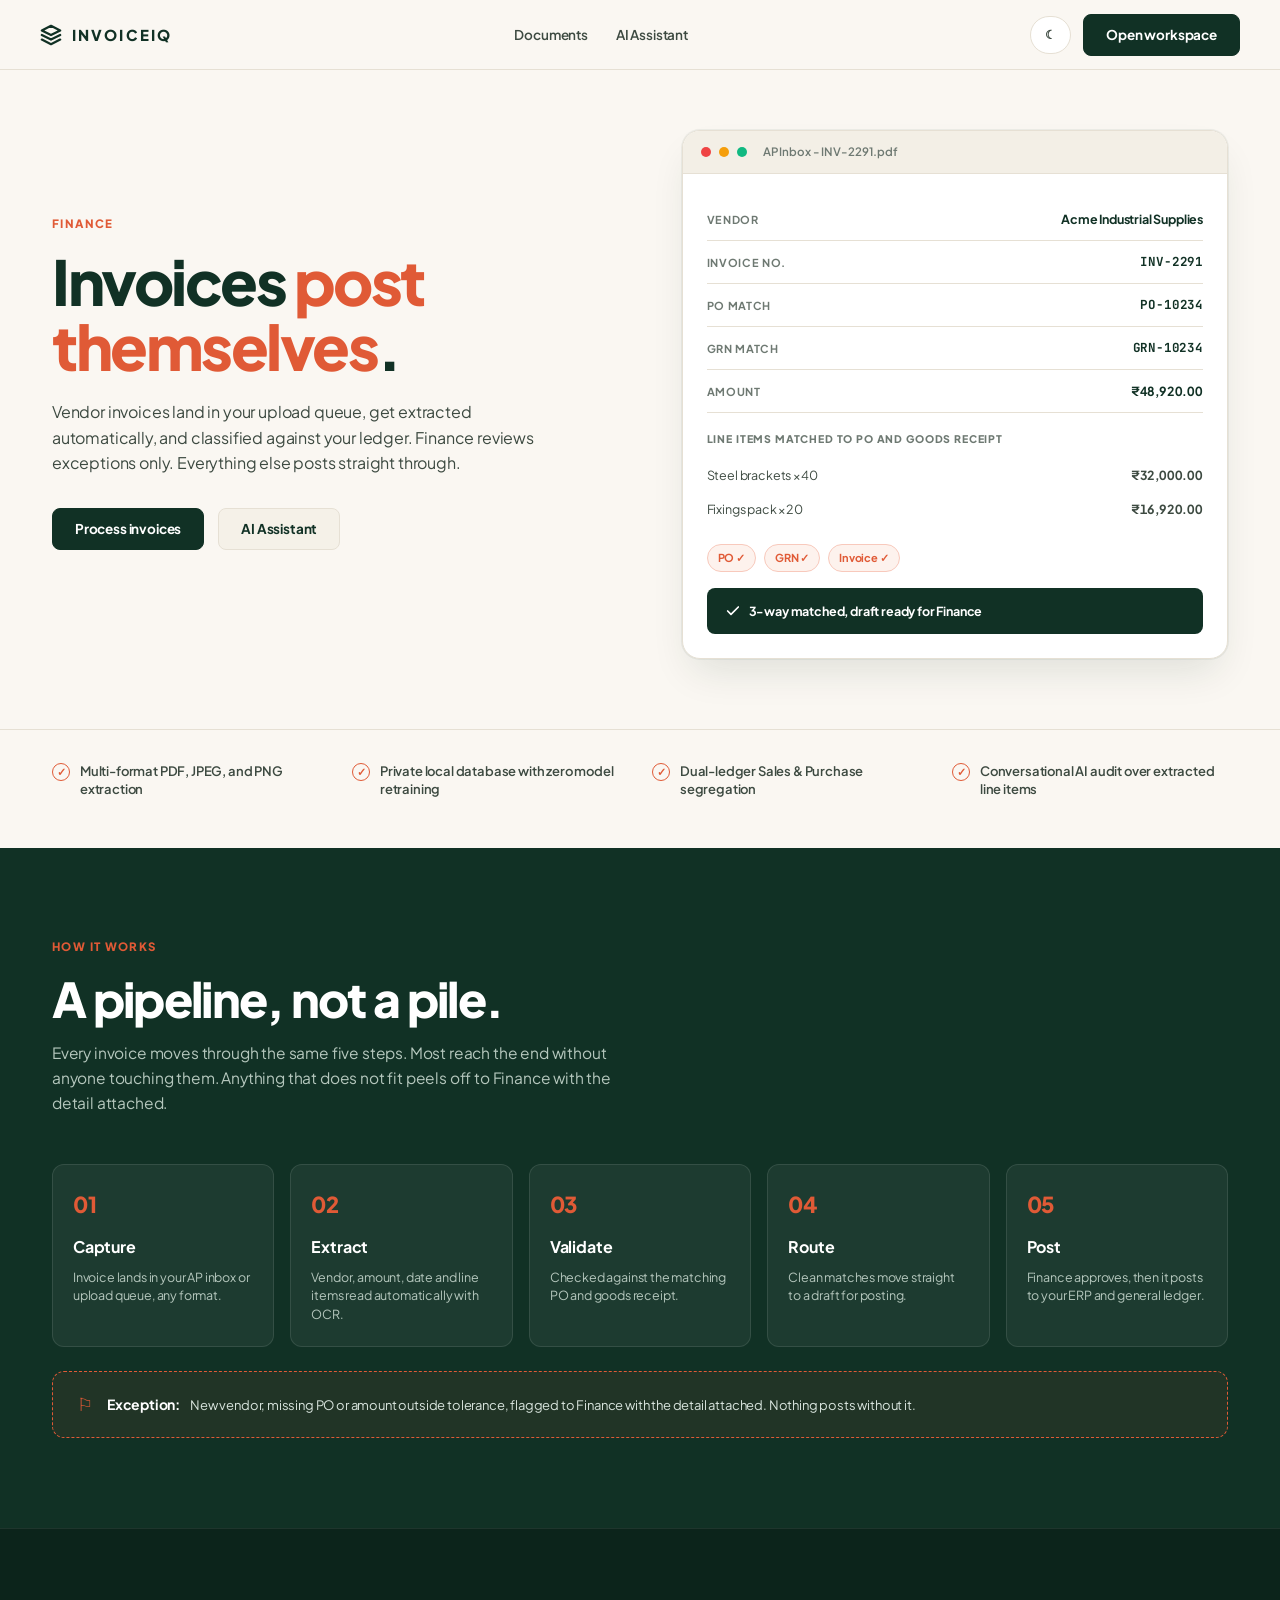
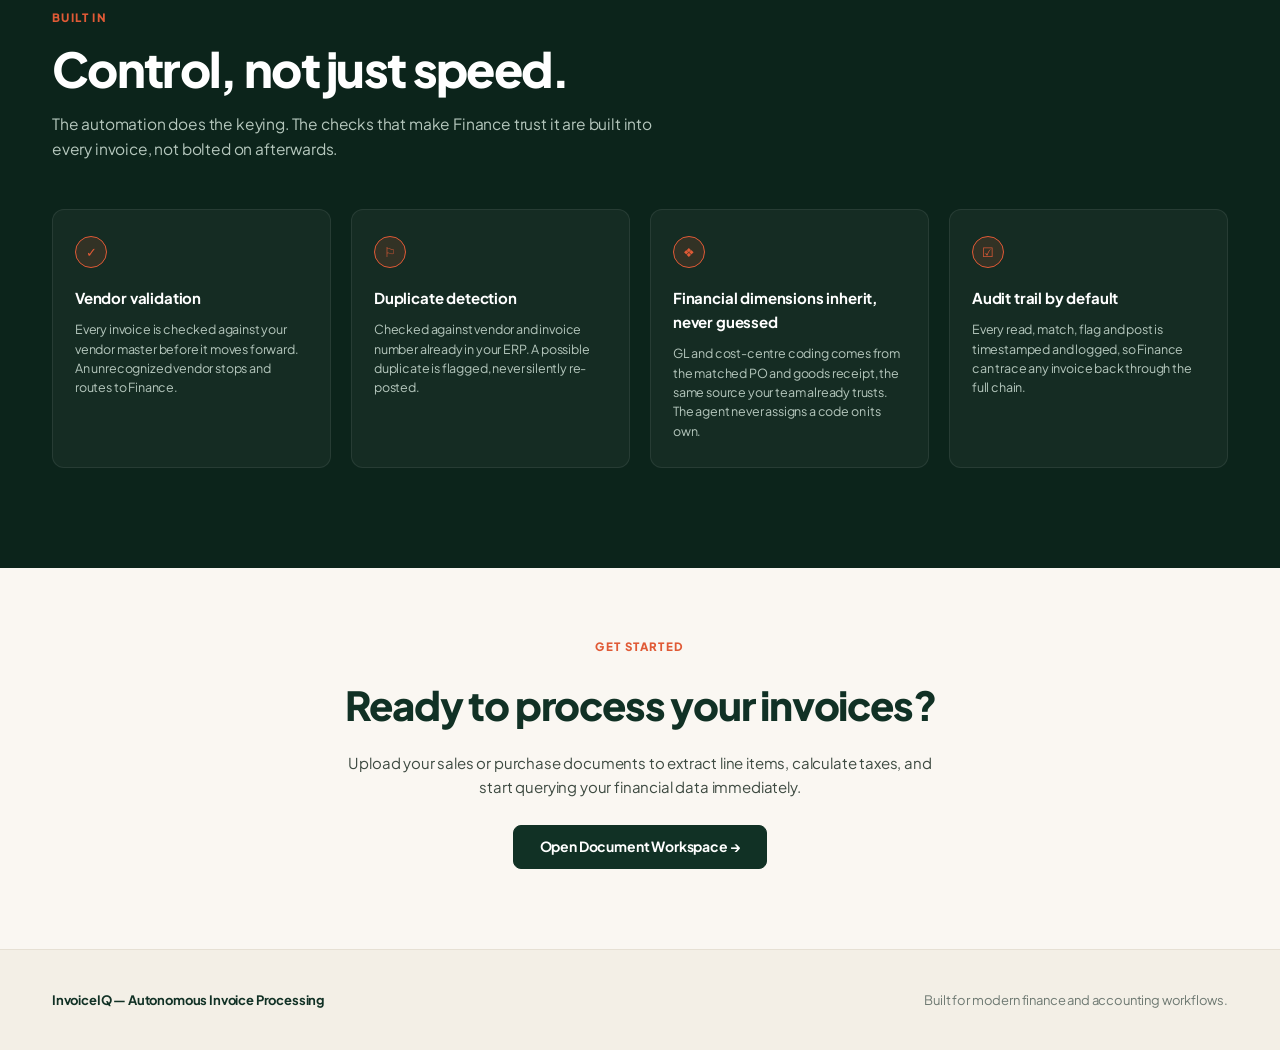
<file: frontend/index.html>
<!DOCTYPE html>
<html lang="en">
<head>
    <meta charset="UTF-8">
    <meta name="viewport" content="width=device-width, initial-scale=1.0">
    <title>InvoiceIQ — Autonomous Invoice Processing & Financial Intelligence</title>
    <link rel="stylesheet" href="css/style.css?v=50">
    <script src="js/theme.js"></script>
</head>
<body>

<!-- TOP NAVIGATION -->
<nav class="navbar">
    <a href="index.html" class="brand">
        <svg class="brand-icon" viewBox="0 0 24 24" fill="none" stroke="currentColor" stroke-width="2.5" stroke-linecap="round" stroke-linejoin="round">
            <path d="M12 2L2 7l10 5 10-5-10-5zM2 17l10 5 10-5M2 12l10 5 10-5"/>
        </svg>
        <span>InvoiceIQ</span>
    </a>

    <div class="nav-links">
        <a href="upload.html">Documents</a>
        <a href="chat.html">AI Assistant</a>
    </div>

    <div class="nav-actions">
        <button class="theme-toggle" data-theme-toggle aria-label="Toggle theme">
            <span>Theme</span>
        </button>
        <a href="upload.html" class="btn btn-primary">
            Open workspace
        </a>
    </div>
</nav>

<main>

<!-- HERO SECTION -->
<section class="hero">
    <div class="container hero-grid">
        <div class="hero-copy">
            <div class="kicker">FINANCE</div>

            <h1>Invoices <span class="highlight-orange">post themselves</span><span class="period">.</span></h1>

            <p class="hero-description">
                Vendor invoices land in your upload queue, get extracted automatically, and classified against your ledger. Finance reviews exceptions only. Everything else posts straight through.
            </p>

            <div class="hero-actions">
                <a href="upload.html" class="btn btn-primary">
                    Process invoices
                </a>
                <a href="chat.html" class="btn btn-secondary">
                    AI Assistant
                </a>
            </div>
        </div>

        <!-- HERO RIGHT: AP INBOX MOCKUP WINDOW -->
        <div class="mockup-window">
            <div class="mockup-top">
                <div class="dot red"></div>
                <div class="dot yellow"></div>
                <div class="dot green"></div>
                <span class="mockup-title">AP Inbox - INV-2291.pdf</span>
            </div>

            <div class="mockup-body">
                <div class="invoice-meta-row">
                    <span class="label">VENDOR</span>
                    <span class="val">Acme Industrial Supplies</span>
                </div>

                <div class="invoice-meta-row">
                    <span class="label">INVOICE NO.</span>
                    <span class="val mono">INV-2291</span>
                </div>

                <div class="invoice-meta-row">
                    <span class="label">PO MATCH</span>
                    <span class="val mono">PO-10234</span>
                </div>

                <div class="invoice-meta-row">
                    <span class="label">GRN MATCH</span>
                    <span class="val mono">GRN-10234</span>
                </div>

                <div class="invoice-meta-row">
                    <span class="label">AMOUNT</span>
                    <span class="val num">₹48,920.00</span>
                </div>

                <div class="line-items-header">
                    LINE ITEMS MATCHED TO PO AND GOODS RECEIPT
                </div>

                <div class="line-item-row">
                    <span>Steel brackets ×40</span>
                    <strong class="num">₹32,000.00</strong>
                </div>

                <div class="line-item-row">
                    <span>Fixings pack ×20</span>
                    <strong class="num">₹16,920.00</strong>
                </div>

                <div class="match-pills">
                    <span class="match-pill">PO ✓</span>
                    <span class="match-pill">GRN ✓</span>
                    <span class="match-pill">Invoice ✓</span>
                </div>

                <div class="match-status-bar">
                    <svg width="16" height="16" viewBox="0 0 24 24" fill="none" stroke="currentColor" stroke-width="2.5" stroke-linecap="round" stroke-linejoin="round">
                        <polyline points="20 6 9 17 4 12"></polyline>
                    </svg>
                    <span>3-way matched, draft ready for Finance</span>
                </div>
            </div>
        </div>
    </div>
</section>

<!-- TRUST RIBBON (REAL CAPABILITIES) -->
<section class="trust-ribbon">
    <div class="container">
        <div class="trust-grid">
            <div class="trust-item">
                <div class="trust-icon">✓</div>
                <span>Multi-format PDF, JPEG, and PNG extraction</span>
            </div>

            <div class="trust-item">
                <div class="trust-icon">✓</div>
                <span>Private local database with zero model retraining</span>
            </div>

            <div class="trust-item">
                <div class="trust-icon">✓</div>
                <span>Dual-ledger Sales & Purchase segregation</span>
            </div>

            <div class="trust-item">
                <div class="trust-icon">✓</div>
                <span>Conversational AI audit over extracted line items</span>
            </div>
        </div>
    </div>
</section>

<!-- PIPELINE SECTION -->
<section id="pipeline" class="forest-section">
    <div class="container">
        <div class="kicker">HOW IT WORKS</div>
        <h2>A pipeline, not a pile.</h2>
        <p class="section-subtitle">
            Every invoice moves through the same five steps. Most reach the end without anyone touching them. Anything that does not fit peels off to Finance with the detail attached.
        </p>

        <div class="pipeline-grid">
            <div class="pipeline-card">
                <div class="pipeline-num">01</div>
                <h4>Capture</h4>
                <p>Invoice lands in your AP inbox or upload queue, any format.</p>
            </div>

            <div class="pipeline-card">
                <div class="pipeline-num">02</div>
                <h4>Extract</h4>
                <p>Vendor, amount, date and line items read automatically with OCR.</p>
            </div>

            <div class="pipeline-card">
                <div class="pipeline-num">03</div>
                <h4>Validate</h4>
                <p>Checked against the matching PO and goods receipt.</p>
            </div>

            <div class="pipeline-card">
                <div class="pipeline-num">04</div>
                <h4>Route</h4>
                <p>Clean matches move straight to a draft for posting.</p>
            </div>

            <div class="pipeline-card">
                <div class="pipeline-num">05</div>
                <h4>Post</h4>
                <p>Finance approves, then it posts to your ERP and general ledger.</p>
            </div>
        </div>

        <div class="exception-box">
            <div class="exception-icon">⚐</div>
            <div>
                <strong>Exception:</strong>
                <span>New vendor, missing PO or amount outside tolerance, flagged to Finance with the detail attached. Nothing posts without it.</span>
            </div>
        </div>
    </div>
</section>

<!-- CONTROLS SECTION -->
<section id="controls" class="controls-section">
    <div class="container">
        <div class="kicker">BUILT IN</div>
        <h2>Control, not just speed.</h2>
        <p class="section-subtitle">
            The automation does the keying. The checks that make Finance trust it are built into every invoice, not bolted on afterwards.
        </p>

        <div class="controls-grid">
            <div class="control-card">
                <div class="control-icon">✓</div>
                <h4>Vendor validation</h4>
                <p>Every invoice is checked against your vendor master before it moves forward. An unrecognized vendor stops and routes to Finance.</p>
            </div>

            <div class="control-card">
                <div class="control-icon">⚐</div>
                <h4>Duplicate detection</h4>
                <p>Checked against vendor and invoice number already in your ERP. A possible duplicate is flagged, never silently re-posted.</p>
            </div>

            <div class="control-card">
                <div class="control-icon">❖</div>
                <h4>Financial dimensions inherit, never guessed</h4>
                <p>GL and cost-centre coding comes from the matched PO and goods receipt, the same source your team already trusts. The agent never assigns a code on its own.</p>
            </div>

            <div class="control-card">
                <div class="control-icon">☑</div>
                <h4>Audit trail by default</h4>
                <p>Every read, match, flag and post is timestamped and logged, so Finance can trace any invoice back through the full chain.</p>
            </div>
        </div>
    </div>
</section>

<!-- GET STARTED SECTION -->
<section style="padding: 70px 0 80px; text-align: center; background: var(--bg);">
    <div class="container" style="max-width: 680px; margin: 0 auto;">
        <div class="kicker">GET STARTED</div>
        <h2 style="font-size: clamp(28px, 3.5vw, 40px); font-weight: 800; color: var(--forest); margin-bottom: 14px; letter-spacing: -0.03em;">
            Ready to process your invoices?
        </h2>
        <p style="font-size: 15px; color: var(--text-body); line-height: 1.6; margin-bottom: 26px;">
            Upload your sales or purchase documents to extract line items, calculate taxes, and start querying your financial data immediately.
        </p>
        <a href="upload.html" class="btn btn-primary" style="height: 44px; padding: 0 26px; font-size: 14px;">
            Open Document Workspace →
        </a>
    </div>
</section>

</main>

<!-- FOOTER -->
<footer style="background: var(--bg-alt); border-top: 1px solid var(--border); padding: 40px 0; font-size: 13px; color: var(--text-muted);">
    <div class="container" style="display:flex; justify-content:space-between; align-items:center; flex-wrap:wrap; gap:16px;">
        <div style="font-weight:700; color:var(--forest);">
            InvoiceIQ — Autonomous Invoice Processing
        </div>
        <div>
            Built for modern finance and accounting workflows.
        </div>
    </div>
</footer>

</body>
</html>
</file>
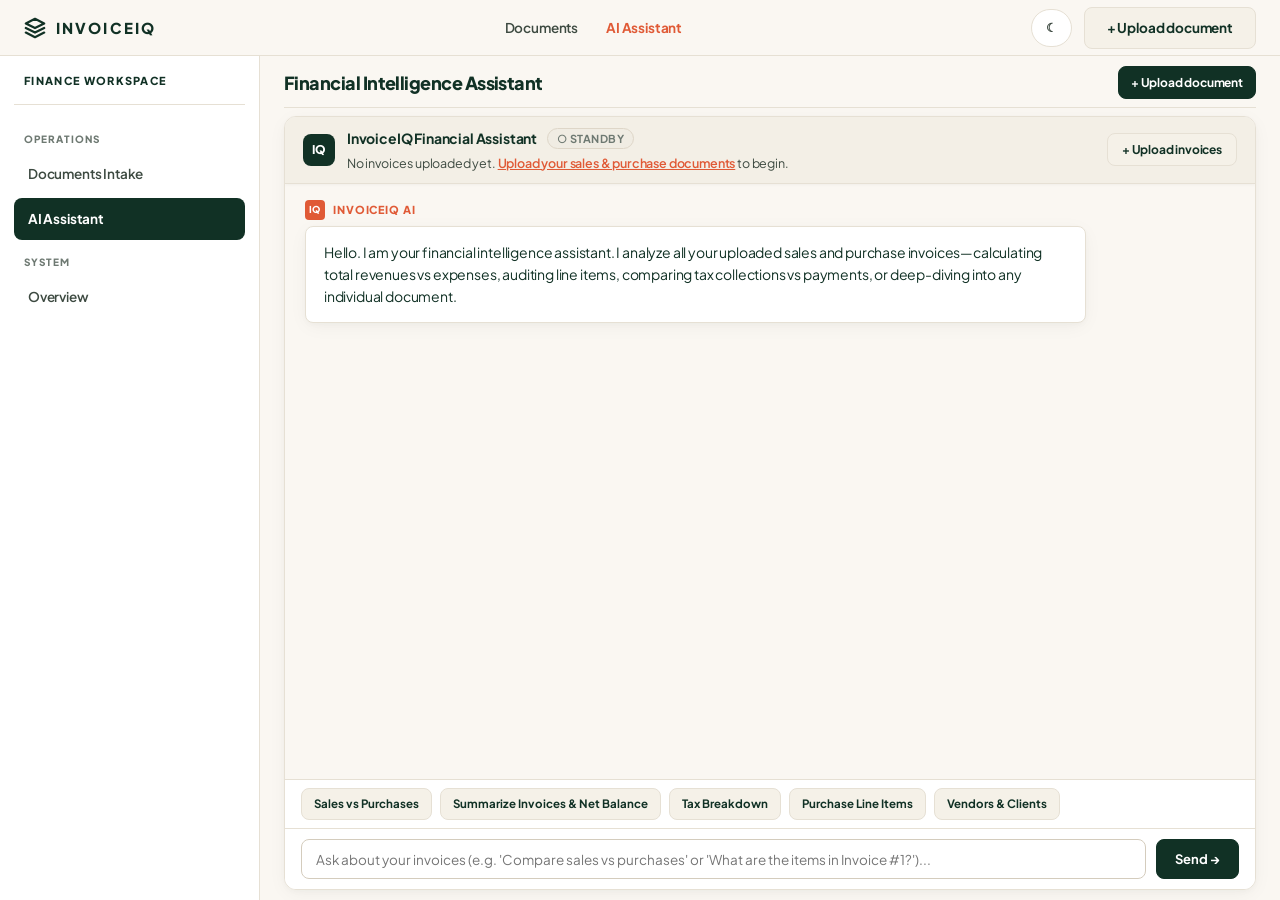
<file: frontend/chat.html>
<!DOCTYPE html>
<html lang="en" class="chat-page">
<head>
    <meta charset="UTF-8">
    <meta name="viewport" content="width=device-width, initial-scale=1.0">
    <title>AI Assistant — InvoiceIQ</title>
    <link rel="stylesheet" href="css/style.css?v=43">
    <script src="js/theme.js"></script>
</head>
<body class="chat-page">

<!-- TOP NAVIGATION -->
<nav class="navbar">
    <a href="index.html" class="brand">
        <svg class="brand-icon" viewBox="0 0 24 24" fill="none" stroke="currentColor" stroke-width="2.5" stroke-linecap="round" stroke-linejoin="round">
            <path d="M12 2L2 7l10 5 10-5-10-5zM2 17l10 5 10-5M2 12l10 5 10-5"/>
        </svg>
        <span>InvoiceIQ</span>
    </a>

    <div class="nav-links">
        <a href="upload.html">Documents</a>
        <a href="chat.html" class="active">AI Assistant</a>
    </div>

    <div class="nav-actions">
        <button class="theme-toggle" data-theme-toggle aria-label="Toggle theme">
            <span>Theme</span>
        </button>
        <a href="upload.html" class="btn btn-secondary">
            + Upload document
        </a>
    </div>
</nav>

<!-- WORKSPACE LAYOUT -->
<div class="app-layout">

    <!-- SIDEBAR -->
    <aside class="sidebar">
        <div class="sidebar-brand">
            Finance Workspace
        </div>

        <div class="sidebar-section">
            Operations
        </div>

        <a href="upload.html" class="sidebar-link">
            <span>Documents Intake</span>
        </a>

        <a href="chat.html" class="sidebar-link active">
            <span>AI Assistant</span>
        </a>

        <div class="sidebar-section">
            System
        </div>

        <a href="index.html" class="sidebar-link">
            <span>Overview</span>
        </a>

        <div class="sidebar-bottom">
            <strong>InvoiceIQ AI</strong>
            Ask questions about the currently selected invoice. Grounded directly in extracted line items.
        </div>
    </aside>

    <!-- MAIN CONSOLE -->
    <main class="app-main">
        <div class="app-top">
            <div>
                <div class="breadcrumb">
                    FINANCE / <strong>AI ASSISTANT</strong>
                </div>

                <h1 class="page-title">Financial Intelligence Assistant</h1>
                <p class="page-subtitle">
                    Ask questions, reconcile sales vs purchases, audit line items, and verify taxes across all your uploaded documents.
                </p>
            </div>

            <div>
                <a href="upload.html" class="btn btn-primary">
                    + Upload document
                </a>
            </div>
        </div>

        <!-- CHAT PANEL -->
        <section class="panel chat-panel">

            <!-- HEADER CONTEXT BAR -->
            <div class="chat-header">
                <div class="ai-avatar">IQ</div>

                <div style="flex:1; min-width: 0;">
                    <div style="display:flex;align-items:center;gap:10px;flex-wrap:wrap;">
                        <strong style="font-size:14px;color:var(--forest);">InvoiceIQ Financial Assistant</strong>
                        <span id="chat-context-badge" class="badge badge-neutral">○ Standby</span>
                    </div>

                    <div class="invoice-context" id="invoice-context">
                        <span class="invoice-context-dot" id="invoice-context-dot" style="display:none;"></span>
                        <span id="invoice-context-text">Loading ledger context...</span>
                    </div>
                </div>

                <div class="chat-header-actions">
                    <a href="upload.html" class="btn btn-secondary" style="font-size:12px;padding:6px 14px;height:auto;">
                        + Upload invoices
                    </a>
                </div>
            </div>

            <!-- CHAT STREAM -->
            <div id="messages" class="messages">
                <div class="message ai">
                    <div class="message-meta">
                        <span class="message-badge">IQ</span>
                        <span class="message-label">InvoiceIQ AI</span>
                    </div>
                    <div class="message-content">
                        <div class="message-body">
                            <p class="chat-p">
                                Hello. I am your financial intelligence assistant. I analyze all your uploaded sales and purchase invoices—calculating total revenues vs expenses, auditing line items, comparing tax collections vs payments, or deep-diving into any individual document.
                            </p>
                        </div>
                    </div>
                </div>
            </div>

            <!-- QUICK SUGGESTIONS -->
            <div class="suggestions">
                <button type="button" onclick="useSuggestion('What is my total sales vs total purchases?')">
                    Sales vs Purchases
                </button>
                <button type="button" onclick="useSuggestion('Summarize all uploaded invoices and net balance')">
                    Summarize Invoices & Net Balance
                </button>
                <button type="button" onclick="useSuggestion('How much tax was collected vs paid?')">
                    Tax Breakdown
                </button>
                <button type="button" onclick="useSuggestion('What are the line items in my purchase invoices?')">
                    Purchase Line Items
                </button>
                <button type="button" onclick="useSuggestion('List all clients and vendor parties')">
                    Vendors & Clients
                </button>
            </div>

            <!-- COMPOSER -->
            <form id="chat-form" class="chat-form">
                <input
                    id="chat-input"
                    type="text"
                    placeholder="Ask about your invoices (e.g. 'Compare sales vs purchases' or 'What are the items in Invoice #1?')..."
                    autocomplete="off"
                    aria-label="Ask about your invoices"
                >
                <button class="btn btn-primary" type="submit">
                    Send →
                </button>
            </form>

        </section>
    </main>
</div>

<!-- SCRIPTS & SUGGESTION HELPER -->
<script>
function useSuggestion(text) {
    const input = document.getElementById("chat-input");
    if (!input) return;
    input.value = text;
    input.focus();
}
</script>

<script src="js/chat.js?v=43"></script>

</body>
</html>
</file>
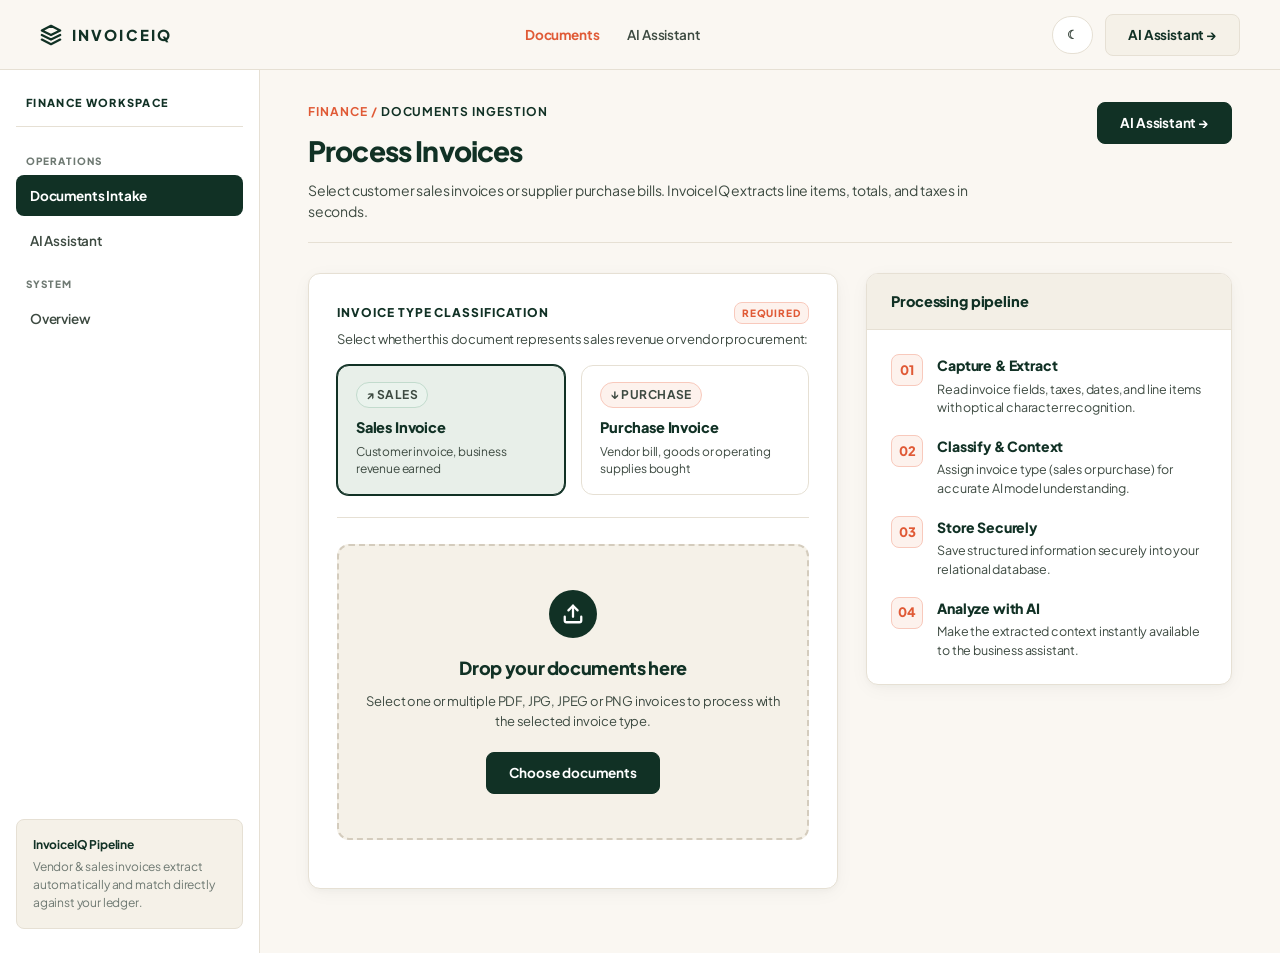
<file: frontend/upload.html>
<!DOCTYPE html>
<html lang="en">
<head>
    <meta charset="UTF-8">
    <meta name="viewport" content="width=device-width, initial-scale=1.0">
    <title>Documents Ingestion — InvoiceIQ</title>
    <link rel="stylesheet" href="css/style.css?v=40">
    <script src="js/theme.js"></script>
</head>
<body>

<!-- TOP NAVIGATION -->
<nav class="navbar">
    <a href="index.html" class="brand">
        <svg class="brand-icon" viewBox="0 0 24 24" fill="none" stroke="currentColor" stroke-width="2.5" stroke-linecap="round" stroke-linejoin="round">
            <path d="M12 2L2 7l10 5 10-5-10-5zM2 17l10 5 10-5M2 12l10 5 10-5"/>
        </svg>
        <span>InvoiceIQ</span>
    </a>

    <div class="nav-links">
        <a href="upload.html" class="active">Documents</a>
        <a href="chat.html">AI Assistant</a>
    </div>

    <div class="nav-actions">
        <button class="theme-toggle" data-theme-toggle aria-label="Toggle theme">
            <span>Theme</span>
        </button>
        <a href="chat.html" class="btn btn-secondary">
            AI Assistant →
        </a>
    </div>
</nav>

<!-- WORKSPACE LAYOUT -->
<div class="app-layout">

    <!-- SIDEBAR -->
    <aside class="sidebar">
        <div class="sidebar-brand">
            Finance Workspace
        </div>

        <div class="sidebar-section">
            Operations
        </div>

        <a href="upload.html" class="sidebar-link active">
            <span>Documents Intake</span>
        </a>

        <a href="chat.html" class="sidebar-link">
            <span>AI Assistant</span>
        </a>

        <div class="sidebar-section">
            System
        </div>

        <a href="index.html" class="sidebar-link">
            <span>Overview</span>
        </a>

        <div class="sidebar-bottom">
            <strong>InvoiceIQ Pipeline</strong>
            Vendor & sales invoices extract automatically and match directly against your ledger.
        </div>
    </aside>

    <!-- MAIN CONSOLE -->
    <main class="app-main">
        <div class="app-top">
            <div>
                <div class="breadcrumb">
                    FINANCE / <strong>DOCUMENTS INGESTION</strong>
                </div>

                <h1 class="page-title">Process Invoices</h1>
                <p class="page-subtitle">
                    Select customer sales invoices or supplier purchase bills. InvoiceIQ extracts line items, totals, and taxes in seconds.
                </p>
            </div>

            <div>
                <a href="chat.html" class="btn btn-primary">
                    AI Assistant →
                </a>
            </div>
        </div>

        <div class="upload-layout">

            <!-- MAIN INGESTION PANEL -->
            <section class="panel upload-panel">

                <!-- INVOICE TYPE SELECTION (SALES VS PURCHASE) -->
                <div class="invoice-type-selection">
                    <div class="section-label">
                        <span>Invoice Type Classification</span>
                        <span class="required-tag">Required</span>
                    </div>

                    <p class="section-hint">
                        Select whether this document represents sales revenue or vendor procurement:
                    </p>

                    <div class="type-options-grid">
                        <label class="type-option-card active" data-type="SALES">
                            <input
                                type="radio"
                                name="invoice-type-radio"
                                value="SALES"
                                checked
                            >
                            <div class="type-option-top">
                                <span class="type-option-badge badge-sales">
                                    ↗ Sales
                                </span>
                            </div>
                            <strong>Sales Invoice</strong>
                            <span>Customer invoice, business revenue earned</span>
                        </label>

                        <label class="type-option-card" data-type="PURCHASE">
                            <input
                                type="radio"
                                name="invoice-type-radio"
                                value="PURCHASE"
                            >
                            <div class="type-option-top">
                                <span class="type-option-badge badge-purchase">
                                    ↓ Purchase
                                </span>
                            </div>
                            <strong>Purchase Invoice</strong>
                            <span>Vendor bill, goods or operating supplies bought</span>
                        </label>
                    </div>
                </div>

                <!-- DROPZONE -->
                <div id="dropzone" class="dropzone">
                    <div class="dropzone-icon-box">
                        <svg width="22" height="22" viewBox="0 0 24 24" fill="none" stroke="currentColor" stroke-width="2.5" stroke-linecap="round" stroke-linejoin="round">
                            <path d="M21 15v4a2 2 0 0 1-2 2H5a2 2 0 0 1-2-2v-4"></path>
                            <polyline points="17 8 12 3 7 8"></polyline>
                            <line x1="12" y1="3" x2="12" y2="15"></line>
                        </svg>
                    </div>

                    <h2>Drop your documents here</h2>
                    <p>
                        Select one or multiple PDF, JPG, JPEG or PNG invoices to process with the selected invoice type.
                    </p>

                    <button id="choose-btn" class="btn btn-primary" type="button">
                        Choose documents
                    </button>

                    <input
                        id="file-input"
                        class="file-input"
                        type="file"
                        multiple
                        accept=".pdf,.jpg,.jpeg,.png,application/pdf,image/jpeg,image/png"
                    >
                </div>

                <!-- SELECTED FILES QUEUE -->
                <div id="file-name" class="file-name" style="display:none;">
                    <div class="selected-files-title">
                        Selected documents
                    </div>
                    <div id="selected-files-list" class="selected-files-list"></div>
                </div>

                <!-- ACTION BUTTON -->
                <div class="upload-action">
                    <button
                        id="upload-btn"
                        class="btn btn-primary"
                        type="button"
                        style="display:none;"
                    >
                        Process documents →
                    </button>
                </div>

                <!-- RESULTS CONTAINER -->
                <div id="result" class="result-card" style="display:none;"></div>

            </section>

            <!-- PROCESSING PIPELINE SIDE PANEL -->
            <section class="panel">
                <div class="panel-header">
                    <h2>Processing pipeline</h2>
                </div>

                <div class="panel-body">
                    <div class="process-steps">
                        <div class="process-step">
                            <div class="step-number">01</div>
                            <div>
                                <strong>Capture & Extract</strong>
                                <p>Read invoice fields, taxes, dates, and line items with optical character recognition.</p>
                            </div>
                        </div>

                        <div class="process-step">
                            <div class="step-number">02</div>
                            <div>
                                <strong>Classify & Context</strong>
                                <p>Assign invoice type (sales or purchase) for accurate AI model understanding.</p>
                            </div>
                        </div>

                        <div class="process-step">
                            <div class="step-number">03</div>
                            <div>
                                <strong>Store Securely</strong>
                                <p>Save structured information securely into your relational database.</p>
                            </div>
                        </div>

                        <div class="process-step">
                            <div class="step-number">04</div>
                            <div>
                                <strong>Analyze with AI</strong>
                                <p>Make the extracted context instantly available to the business assistant.</p>
                            </div>
                        </div>
                    </div>
                </div>
            </section>

        </div>
    </main>
</div>

<!-- SCRIPTS -->
<script src="js/upload.js?v=40"></script>

</body>
</html>
</file>
<file: frontend/css/style.css>
@import url('https://fonts.googleapis.com/css2?family=Plus+Jakarta+Sans:wght@400;500;600;700;800&family=JetBrains+Mono:wght@500;600&display=swap');

/* =========================================================
   INVOICEIQ — EDITORIAL DESIGN SYSTEM
   Light Mode: Warm Linen (#faf7f2), Deep Forest Green (#113125), Terracotta (#e05a36)
   Dark Mode: Exact, Pure Neutral Dark (#09090b / #121215), Zero Green Tint!
========================================================= */

:root {
    /* LIGHT MODE */
    --bg: #faf7f2;
    --bg-alt: #f3efe6;
    --surface: #ffffff;
    --surface-card: #ffffff;
    --surface-muted: #f5f1e8;

    /* Deep Forest Evergreen (Light mode only) */
    --forest: #113125;
    --forest-hover: #0a2219;
    --forest-subtle: #e8efe9;
    --forest-card: #183e30;
    --forest-dark: #0c241b;

    /* Terracotta Rust / Warm Orange Accent */
    --terracotta: #e05a36;
    --terracotta-hover: #c94b29;
    --terracotta-subtle: #fdf2ed;
    --terracotta-border: #f8c9bc;

    /* Text Colors */
    --text: #113125;
    --text-body: #3d4a41;
    --text-muted: #6e7972;
    --text-inverse: #faf7f2;

    /* Borders */
    --border: #e6e0d4;
    --border-strong: #d4ccbd;

    /* Accounting Indicators */
    --sales-green: #113125;
    --sales-bg: #e8efe9;
    --purchase-orange: #e05a36;
    --purchase-bg: #fdf2ed;

    --radius-sm: 8px;
    --radius-md: 12px;
    --radius-lg: 18px;
    --radius-full: 9999px;

    --shadow-subtle: 0 4px 20px -2px rgba(17, 49, 37, 0.05), 0 2px 6px -1px rgba(17, 49, 37, 0.03);
    --shadow-window: 0 20px 40px -10px rgba(17, 49, 37, 0.12), 0 0 0 1px rgba(17, 49, 37, 0.06);

    --sidebar-width: 260px;
    --nav-height: 70px;
}

/* =========================================================
   EXACT PURE DARK MODE (NO GREEN TINT)
   Clean, Neutral Charcoal & Obsidian Dark (#09090b / #121215)
========================================================= */

html[data-theme="dark"] {
    --bg: #09090b;
    --bg-alt: #121215;
    --surface: #121215;
    --surface-card: #18181b;
    --surface-muted: #202024;

    /* Headers and primary elements become crisp off-white or terracotta */
    --forest: #f4f4f5;
    --forest-hover: #ffffff;
    --forest-subtle: #202024;
    --forest-card: #18181b;
    --forest-dark: #09090b;

    --text: #f4f4f5;
    --text-body: #a1a1aa;
    --text-muted: #71717a;
    --text-inverse: #ffffff;

    /* Pure neutral borders */
    --border: #27272a;
    --border-strong: #3f3f46;

    --sales-green: #22c55e;
    --sales-bg: rgba(34, 197, 94, 0.12);
    --purchase-orange: #f97316;
    --purchase-bg: rgba(249, 115, 22, 0.12);

    --shadow-subtle: 0 4px 20px -2px rgba(0, 0, 0, 0.6);
    --shadow-window: 0 20px 40px -10px rgba(0, 0, 0, 0.8), 0 0 0 1px rgba(255, 255, 255, 0.1);
}

/* Dark mode specific container overrides (strip all green backgrounds) */
html[data-theme="dark"] .forest-section {
    background: #111114 !important;
    border-top: 1px solid #27272a;
    border-bottom: 1px solid #27272a;
    color: #f4f4f5;
}

html[data-theme="dark"] .forest-section h2 {
    color: #ffffff !important;
}

html[data-theme="dark"] .forest-section .section-subtitle {
    color: #a1a1aa !important;
}

html[data-theme="dark"] .controls-section {
    background: #09090b !important;
    border-top: 1px solid #27272a;
    color: #f4f4f5;
}

html[data-theme="dark"] .controls-section h2 {
    color: #ffffff !important;
}

html[data-theme="dark"] .controls-section .section-subtitle {
    color: #a1a1aa !important;
}

html[data-theme="dark"] .mockup-window {
    background: #121215;
    border-color: #27272a;
}

html[data-theme="dark"] .mockup-top {
    background: #18181b;
    border-color: #27272a;
}

html[data-theme="dark"] .match-status-bar {
    background: #1e1e24;
    border: 1px solid #2e2e36;
    color: #f4f4f5;
}

html[data-theme="dark"] .pipeline-card {
    background: #151519 !important;
    border: 1px solid #27272a !important;
}

html[data-theme="dark"] .pipeline-card h4 {
    color: #ffffff !important;
}

html[data-theme="dark"] .pipeline-card p {
    color: #a1a1aa !important;
}

html[data-theme="dark"] .control-card {
    background: #151519 !important;
    border: 1px solid #27272a !important;
}

html[data-theme="dark"] .control-card h4 {
    color: #ffffff !important;
}

html[data-theme="dark"] .control-card p {
    color: #a1a1aa !important;
}

html[data-theme="dark"] .exception-box {
    background: rgba(224, 90, 54, 0.08);
    border-color: #e05a36;
}

html[data-theme="dark"] .btn-primary {
    background: #e05a36;
    border-color: #e05a36;
    color: #ffffff;
}

html[data-theme="dark"] .btn-primary:hover:not(:disabled) {
    background: #c94b29;
    border-color: #c94b29;
}

html[data-theme="dark"] .btn-secondary {
    background: #18181b;
    border-color: #27272a;
    color: #f4f4f5;
}

html[data-theme="dark"] .btn-secondary:hover:not(:disabled) {
    background: #222227;
    border-color: #3f3f46;
}

html[data-theme="dark"] .sidebar-link.active {
    background: #e05a36;
    color: #ffffff;
}

html[data-theme="dark"] .dropzone {
    background: #121215;
    border-color: #27272a;
}

html[data-theme="dark"] .dropzone:hover {
    background: #18181b;
    border-color: #e05a36;
}

html[data-theme="dark"] .dropzone-icon-box {
    background: #e05a36;
    color: #ffffff;
}

html[data-theme="dark"] .ai-avatar {
    background: #e05a36;
    color: #ffffff;
}

html[data-theme="dark"] .messages {
    background: #09090b;
}

html[data-theme="dark"] .message-content {
    background: #151519;
    border-color: #27272a;
    color: #f4f4f5;
}

html[data-theme="dark"] .message.user .message-content {
    background: #e05a36;
    border-color: #e05a36;
    color: #ffffff;
}

html[data-theme="dark"] .suggestions {
    background: #121215;
    border-color: #27272a;
}

html[data-theme="dark"] .suggestions button {
    background: #18181b;
    border-color: #27272a;
    color: #f4f4f5;
}

html[data-theme="dark"] .suggestions button:hover {
    background: #e05a36;
    border-color: #e05a36;
    color: #ffffff;
}

html[data-theme="dark"] .chat-form {
    background: #121215;
    border-color: #27272a;
}

html[data-theme="dark"] .chat-form input {
    background: #18181b;
    border-color: #27272a;
    color: #f4f4f5;
}

html[data-theme="dark"] .chat-form input:focus {
    border-color: #e05a36;
}

html[data-theme="dark"] footer {
    background: #09090b !important;
    border-color: #27272a !important;
}

/* =========================================================
   BASE STYLING & TYPOGRAPHY
========================================================= */

*, *::before, *::after {
    box-sizing: border-box;
    margin: 0;
    padding: 0;
}

body {
    min-height: 100vh;
    background-color: var(--bg);
    color: var(--text);
    font-family: 'Plus Jakarta Sans', -apple-system, BlinkMacSystemFont, "Segoe UI", Roboto, sans-serif;
    font-size: 14px;
    line-height: 1.6;
    letter-spacing: -0.012em;
    -webkit-font-smoothing: antialiased;
    -moz-osx-font-smoothing: grayscale;
}

a {
    color: inherit;
    text-decoration: none;
    transition: opacity 0.15s ease;
}

button, input, select, textarea {
    font: inherit;
    color: inherit;
}

button {
    cursor: pointer;
    border: 0;
    background: transparent;
}

.num {
    font-variant-numeric: tabular-nums;
}

.mono {
    font-family: 'JetBrains Mono', monospace;
}

.container {
    width: 100%;
    max-width: 1240px;
    margin: 0 auto;
    padding: 0 32px;
}

/* =========================================================
   TOP NAVIGATION
========================================================= */

.navbar {
    height: var(--nav-height);
    background: var(--bg);
    border-bottom: 1px solid var(--border);
    padding: 0 40px;
    display: flex;
    align-items: center;
    justify-content: space-between;
    position: sticky;
    top: 0;
    z-index: 1000;
}

.brand {
    display: flex;
    align-items: center;
    gap: 10px;
    color: var(--forest);
    font-size: 15px;
    font-weight: 800;
    letter-spacing: 0.14em;
    text-transform: uppercase;
}

html[data-theme="dark"] .brand {
    color: var(--text);
}

.brand-icon {
    width: 22px;
    height: 22px;
    color: var(--forest);
}

html[data-theme="dark"] .brand-icon {
    color: var(--text);
}

.nav-links {
    display: flex;
    align-items: center;
    gap: 28px;
}

.nav-links a {
    color: var(--text-body);
    font-size: 13.5px;
    font-weight: 600;
    transition: color 0.15s ease;
}

.nav-links a:hover {
    color: var(--forest);
}

html[data-theme="dark"] .nav-links a:hover {
    color: var(--text);
}

.nav-links a.active {
    color: var(--terracotta);
    font-weight: 700;
}

.nav-actions {
    display: flex;
    align-items: center;
    gap: 12px;
}

.theme-toggle {
    height: 38px;
    padding: 0 14px;
    border-radius: var(--radius-full);
    border: 1px solid var(--border);
    background: var(--surface);
    color: var(--text-body);
    font-size: 12px;
    font-weight: 600;
    display: inline-flex;
    align-items: center;
    gap: 6px;
    transition: all 0.15s ease;
}

.theme-toggle:hover {
    border-color: var(--border-strong);
    color: var(--text);
}

/* =========================================================
   BUTTONS
========================================================= */

.btn {
    display: inline-flex;
    align-items: center;
    justify-content: center;
    gap: 8px;
    height: 42px;
    padding: 0 22px;
    border-radius: var(--radius-sm);
    font-size: 13.5px;
    font-weight: 700;
    border: 1px solid transparent;
    transition: all 0.15s ease;
    white-space: nowrap;
}

.btn-primary {
    background: var(--forest);
    color: #ffffff;
    border-color: var(--forest);
}

.btn-primary:hover:not(:disabled) {
    background: var(--forest-hover);
    color: #ffffff;
    transform: translateY(-1px);
}

.btn-secondary {
    background: var(--surface-muted);
    color: var(--forest);
    border-color: var(--border);
}

.btn-secondary:hover:not(:disabled) {
    background: var(--bg-alt);
    border-color: var(--border-strong);
}

.btn:active {
    transform: scale(0.99);
}

/* =========================================================
   HERO SECTION
========================================================= */

.hero {
    padding: 60px 0 70px;
}

.hero-grid {
    display: grid;
    grid-template-columns: 1.05fr 1fr;
    gap: 56px;
    align-items: center;
}

.hero-copy {
    display: flex;
    flex-direction: column;
}

.kicker {
    font-size: 11.5px;
    font-weight: 800;
    text-transform: uppercase;
    letter-spacing: 0.12em;
    color: var(--terracotta);
    margin-bottom: 16px;
}

.hero h1 {
    font-size: clamp(42px, 5vw, 62px);
    font-weight: 800;
    line-height: 1.05;
    letter-spacing: -0.04em;
    color: var(--forest);
    margin-bottom: 20px;
}

html[data-theme="dark"] .hero h1 {
    color: var(--text);
}

.hero h1 .highlight-orange {
    color: var(--terracotta);
}

.hero h1 .period {
    color: var(--forest);
}

html[data-theme="dark"] .hero h1 .period {
    color: var(--terracotta);
}

.hero-description {
    font-size: 16px;
    line-height: 1.6;
    color: var(--text-body);
    margin-bottom: 32px;
    max-width: 500px;
}

.hero-actions {
    display: flex;
    gap: 14px;
    margin-bottom: 24px;
}

/* =========================================================
   MOCKUP WINDOW (AP INBOX CARD)
========================================================= */

.mockup-window {
    background: var(--surface);
    border: 1px solid var(--border);
    border-radius: var(--radius-lg);
    box-shadow: var(--shadow-window);
    overflow: hidden;
}

.mockup-top {
    background: var(--bg-alt);
    border-bottom: 1px solid var(--border);
    padding: 12px 18px;
    display: flex;
    align-items: center;
    gap: 8px;
}

.dot {
    width: 10px;
    height: 10px;
    border-radius: 50%;
}

.dot.red { background: #ef4444; }
.dot.yellow { background: #f59e0b; }
.dot.green { background: #10b981; }

.mockup-title {
    margin-left: 8px;
    font-size: 11.5px;
    color: var(--text-muted);
    font-weight: 600;
    letter-spacing: -0.01em;
}

.mockup-body {
    padding: 24px;
}

.invoice-meta-row {
    display: flex;
    justify-content: space-between;
    align-items: center;
    padding: 11px 0;
    border-bottom: 1px solid var(--border);
    font-size: 12.5px;
}

.invoice-meta-row .label {
    font-size: 11px;
    font-weight: 700;
    text-transform: uppercase;
    letter-spacing: 0.06em;
    color: var(--text-muted);
}

.invoice-meta-row .val {
    font-weight: 700;
    color: var(--forest);
}

html[data-theme="dark"] .invoice-meta-row .val {
    color: var(--text);
}

.line-items-header {
    margin-top: 18px;
    margin-bottom: 10px;
    font-size: 10.5px;
    font-weight: 800;
    text-transform: uppercase;
    letter-spacing: 0.08em;
    color: var(--text-muted);
}

.line-item-row {
    display: flex;
    justify-content: space-between;
    padding: 7px 0;
    font-size: 12.5px;
    color: var(--text-body);
}

.match-pills {
    display: flex;
    gap: 8px;
    margin: 18px 0 16px;
}

.match-pill {
    padding: 4px 10px;
    border-radius: var(--radius-full);
    background: var(--terracotta-subtle);
    border: 1px solid var(--terracotta-border);
    color: var(--terracotta);
    font-size: 11px;
    font-weight: 700;
}

.match-status-bar {
    background: var(--forest);
    color: #ffffff;
    padding: 13px 18px;
    border-radius: var(--radius-sm);
    display: flex;
    align-items: center;
    gap: 8px;
    font-size: 12.5px;
    font-weight: 700;
}

/* =========================================================
   TRUST RIBBON
========================================================= */

.trust-ribbon {
    padding: 32px 0 50px;
    border-top: 1px solid var(--border);
}

.trust-grid {
    display: grid;
    grid-template-columns: repeat(4, 1fr);
    gap: 24px;
}

.trust-item {
    display: flex;
    align-items: flex-start;
    gap: 10px;
    font-size: 13px;
    font-weight: 600;
    color: var(--text-body);
    line-height: 1.4;
}

.trust-icon {
    width: 18px;
    height: 18px;
    border-radius: 50%;
    border: 1.5px solid var(--terracotta);
    color: var(--terracotta);
    display: grid;
    place-items: center;
    font-size: 11px;
    flex-shrink: 0;
    margin-top: 1px;
}

/* =========================================================
   PIPELINE SECTION ("A PIPELINE, NOT A PILE.")
========================================================= */

.forest-section {
    background: var(--forest);
    color: var(--text-inverse);
    padding: 90px 0;
    position: relative;
}

.forest-section .kicker {
    color: var(--terracotta);
}

.forest-section h2 {
    font-size: clamp(34px, 4vw, 48px);
    font-weight: 800;
    letter-spacing: -0.035em;
    color: #ffffff;
    margin-bottom: 16px;
    line-height: 1.1;
}

.forest-section .section-subtitle {
    font-size: 15.5px;
    color: #b5c7bd;
    max-width: 600px;
    line-height: 1.6;
    margin-bottom: 48px;
}

html[data-theme="dark"] .forest-section .section-subtitle {
    color: var(--text-body);
}

.pipeline-grid {
    display: grid;
    grid-template-columns: repeat(5, 1fr);
    gap: 16px;
    margin-bottom: 24px;
}

.pipeline-card {
    background: rgba(255, 255, 255, 0.05);
    border: 1px solid rgba(255, 255, 255, 0.1);
    border-radius: var(--radius-md);
    padding: 22px 20px;
    display: flex;
    flex-direction: column;
}

.pipeline-num {
    font-size: 22px;
    font-weight: 800;
    color: var(--terracotta);
    margin-bottom: 12px;
    letter-spacing: -0.02em;
}

.pipeline-card h4 {
    font-size: 16px;
    font-weight: 700;
    color: #ffffff;
    margin-bottom: 8px;
}

.pipeline-card p {
    font-size: 12.5px;
    color: #b5c7bd;
    line-height: 1.5;
}

html[data-theme="dark"] .pipeline-card p {
    color: var(--text-body);
}

.exception-box {
    border: 1.5px dashed var(--terracotta);
    border-radius: var(--radius-md);
    padding: 18px 24px;
    display: flex;
    align-items: center;
    gap: 14px;
    background: rgba(224, 90, 54, 0.08);
}

.exception-icon {
    color: var(--terracotta);
    font-size: 18px;
    flex-shrink: 0;
}

.exception-box strong {
    color: #ffffff;
    font-size: 14px;
    margin-right: 8px;
}

.exception-box span {
    font-size: 13px;
    color: #d8e4dd;
}

html[data-theme="dark"] .exception-box span {
    color: var(--text-body);
}

/* =========================================================
   CONTROLS SECTION ("CONTROL, NOT JUST SPEED.")
========================================================= */

.controls-section {
    background: var(--forest-dark);
    color: var(--text-inverse);
    padding: 80px 0 100px;
    border-top: 1px solid rgba(255, 255, 255, 0.08);
}

.controls-section h2 {
    font-size: clamp(34px, 4vw, 48px);
    font-weight: 800;
    letter-spacing: -0.035em;
    color: #ffffff;
    margin-bottom: 16px;
    line-height: 1.1;
}

.controls-section .section-subtitle {
    font-size: 15.5px;
    color: #b5c7bd;
    max-width: 600px;
    line-height: 1.6;
    margin-bottom: 48px;
}

.controls-grid {
    display: grid;
    grid-template-columns: repeat(4, 1fr);
    gap: 20px;
    margin-top: 40px;
}

.control-card {
    background: rgba(255, 255, 255, 0.04);
    border: 1px solid rgba(255, 255, 255, 0.08);
    border-radius: var(--radius-md);
    padding: 26px 22px;
}

.control-icon {
    width: 32px;
    height: 32px;
    border-radius: 50%;
    background: rgba(224, 90, 54, 0.15);
    border: 1.5px solid var(--terracotta);
    color: var(--terracotta);
    display: grid;
    place-items: center;
    font-size: 13px;
    margin-bottom: 18px;
}

.control-card h4 {
    font-size: 15px;
    font-weight: 700;
    color: #ffffff;
    margin-bottom: 10px;
}

.control-card p {
    font-size: 12.5px;
    color: #b5c7bd;
    line-height: 1.55;
}

html[data-theme="dark"] .control-card p {
    color: var(--text-body);
}

/* =========================================================
   APPLICATION WORKSPACE (UPLOAD & CHAT PAGES)
========================================================= */

.app-layout {
    display: grid;
    grid-template-columns: var(--sidebar-width) 1fr;
    min-height: calc(100vh - var(--nav-height));
    background: var(--bg);
}

.sidebar {
    background: var(--surface);
    border-right: 1px solid var(--border);
    padding: 24px 16px;
    display: flex;
    flex-direction: column;
}

.sidebar-brand {
    font-size: 11px;
    font-weight: 800;
    letter-spacing: 0.12em;
    text-transform: uppercase;
    color: var(--forest);
    padding: 0 10px 14px;
    border-bottom: 1px solid var(--border);
    margin-bottom: 16px;
}

.sidebar-section {
    font-size: 10px;
    font-weight: 800;
    letter-spacing: 0.1em;
    text-transform: uppercase;
    color: var(--text-muted);
    padding: 10px 10px 6px;
}

.sidebar-link {
    display: flex;
    align-items: center;
    gap: 12px;
    padding: 10px 14px;
    border-radius: var(--radius-sm);
    color: var(--text-body);
    font-size: 13.5px;
    font-weight: 600;
    margin-bottom: 4px;
    transition: all 0.15s ease;
}

.sidebar-link:hover {
    background: var(--bg-alt);
    color: var(--text);
}

.sidebar-link.active {
    background: var(--forest);
    color: #ffffff;
    font-weight: 700;
}

.sidebar-bottom {
    margin-top: auto;
    padding: 16px;
    border-radius: var(--radius-sm);
    background: var(--surface-muted);
    border: 1px solid var(--border);
    font-size: 12px;
    color: var(--text-muted);
    line-height: 1.5;
}

.sidebar-bottom strong {
    display: block;
    color: var(--text);
    margin-bottom: 4px;
    font-weight: 700;
}

.app-main {
    padding: 32px 48px 64px;
    max-width: 1260px;
    width: 100%;
}

.app-top {
    display: flex;
    align-items: flex-start;
    justify-content: space-between;
    gap: 20px;
    margin-bottom: 30px;
    padding-bottom: 20px;
    border-bottom: 1px solid var(--border);
    flex-wrap: wrap;
}

.breadcrumb {
    font-size: 12px;
    font-weight: 700;
    color: var(--terracotta);
    text-transform: uppercase;
    letter-spacing: 0.08em;
    margin-bottom: 8px;
}

.breadcrumb strong {
    color: var(--text);
}

.page-title {
    font-size: 28px;
    font-weight: 800;
    letter-spacing: -0.03em;
    color: var(--text);
    margin-bottom: 6px;
}

.page-subtitle {
    font-size: 14px;
    color: var(--text-body);
    max-width: 680px;
    line-height: 1.5;
}

/* =========================================================
   PANELS & CARDS
========================================================= */

.panel {
    background: var(--surface);
    border: 1px solid var(--border);
    border-radius: var(--radius-md);
    box-shadow: var(--shadow-subtle);
    overflow: hidden;
}

.panel-header {
    padding: 16px 24px;
    border-bottom: 1px solid var(--border);
    background: var(--bg-alt);
    display: flex;
    align-items: center;
    justify-content: space-between;
}

.panel-header h2, .panel-header h3 {
    font-size: 14.5px;
    font-weight: 800;
    color: var(--text);
    letter-spacing: -0.01em;
}

.panel-body {
    padding: 24px;
}

/* =========================================================
   UPLOAD WORKSPACE
========================================================= */

.upload-layout {
    display: grid;
    grid-template-columns: 1.45fr 1fr;
    gap: 28px;
    align-items: start;
}

.upload-panel {
    padding: 28px;
}

.invoice-type-selection {
    margin-bottom: 26px;
    padding-bottom: 22px;
    border-bottom: 1px solid var(--border);
}

.section-label {
    display: flex;
    align-items: center;
    justify-content: space-between;
    font-size: 12px;
    font-weight: 800;
    text-transform: uppercase;
    letter-spacing: 0.08em;
    color: var(--text);
    margin-bottom: 6px;
}

.required-tag {
    font-size: 10px;
    font-weight: 800;
    color: var(--terracotta);
    background: var(--terracotta-subtle);
    border: 1px solid var(--terracotta-border);
    padding: 2px 7px;
    border-radius: var(--radius-sm);
    text-transform: uppercase;
}

.section-hint {
    font-size: 13px;
    color: var(--text-body);
    margin-bottom: 16px;
    line-height: 1.5;
}

.type-options-grid {
    display: grid;
    grid-template-columns: 1fr 1fr;
    gap: 16px;
}

.type-option-card {
    position: relative;
    padding: 16px 18px;
    border: 1.5px solid var(--border);
    border-radius: var(--radius-md);
    background: var(--surface);
    cursor: pointer;
    transition: all 0.15s ease;
    display: flex;
    flex-direction: column;
}

.type-option-card input[type="radio"] {
    position: absolute;
    opacity: 0;
    pointer-events: none;
}

.type-option-card:hover {
    border-color: var(--border-strong);
    background: var(--bg-alt);
}

.type-option-card.active {
    border-color: var(--forest);
    background: var(--forest-subtle);
    box-shadow: 0 0 0 1px var(--forest);
}

.type-option-card[data-type="SALES"].active {
    border-color: var(--forest);
    background: var(--forest-subtle);
}

.type-option-card[data-type="PURCHASE"].active {
    border-color: var(--terracotta);
    background: var(--terracotta-subtle);
    box-shadow: 0 0 0 1px var(--terracotta);
}

.type-option-top {
    display: flex;
    align-items: center;
    justify-content: space-between;
    margin-bottom: 8px;
}

/* =========================================================
   PILL BADGES (SALES, PURCHASE, CONTEXT, STATUS)
========================================================= */

.badge,
.result-type-badge,
.type-option-badge {
    display: inline-flex;
    align-items: center;
    gap: 4px;
    padding: 3px 9px;
    border-radius: 9999px;
    font-size: 11px;
    font-weight: 700;
    line-height: 1.25;
    letter-spacing: 0.04em;
    text-transform: uppercase;
    white-space: nowrap;
    vertical-align: middle;
}

.badge-sales,
.result-type-badge.badge-sales {
    background: #eaf3ed;
    color: #113125;
    border: 1px solid #c2dbcd;
}

.badge-purchase,
.result-type-badge.badge-purchase {
    background: #fdf2ed;
    color: #e05a36;
    border: 1px solid #f8c9bc;
}

.badge-neutral,
.badge-other,
.result-type-badge.badge-other {
    background: #f0ece3;
    color: #6e7972;
    border: 1px solid #ded6c8;
}

/* Dark mode pills */
html[data-theme="dark"] .badge-sales,
html[data-theme="dark"] .result-type-badge.badge-sales {
    background: rgba(34, 197, 94, 0.14);
    color: #4ade80;
    border: 1px solid rgba(34, 197, 94, 0.28);
}

html[data-theme="dark"] .badge-purchase,
html[data-theme="dark"] .result-type-badge.badge-purchase {
    background: rgba(224, 90, 54, 0.14);
    color: #fb923c;
    border: 1px solid rgba(224, 90, 54, 0.28);
}

html[data-theme="dark"] .badge-neutral,
html[data-theme="dark"] .badge-other,
html[data-theme="dark"] .result-type-badge.badge-other {
    background: #202024;
    color: #a1a1aa;
    border: 1px solid #3f3f46;
}



.type-option-card strong {
    font-size: 14.5px;
    font-weight: 800;
    color: var(--text);
    margin-bottom: 4px;
}

.type-option-card span {
    font-size: 12px;
    color: var(--text-body);
    line-height: 1.45;
}

/* DROPZONE */
.dropzone {
    border: 2px dashed var(--border-strong);
    border-radius: var(--radius-md);
    padding: 44px 24px;
    text-align: center;
    background: var(--surface-muted);
    transition: all 0.15s ease;
}

.dropzone:hover, .dropzone.dragover {
    border-color: var(--forest);
    background: var(--forest-subtle);
}

.dropzone-icon-box {
    width: 48px;
    height: 48px;
    margin: 0 auto 16px;
    border-radius: 50%;
    background: var(--forest);
    color: #ffffff;
    display: grid;
    place-items: center;
}

.dropzone h2 {
    font-size: 18px;
    font-weight: 800;
    color: var(--text);
    margin-bottom: 8px;
    letter-spacing: -0.02em;
}

.dropzone p {
    font-size: 13px;
    color: var(--text-body);
    max-width: 460px;
    margin: 0 auto 20px;
}

.file-input {
    display: none;
}

/* SELECTED FILES TABLE */
.file-name {
    margin-top: 24px;
    padding-top: 20px;
    border-top: 1px solid var(--border);
}

.selected-files-title {
    font-size: 12px;
    font-weight: 800;
    text-transform: uppercase;
    letter-spacing: 0.08em;
    color: var(--text);
    margin-bottom: 14px;
}

.selected-files-list {
    display: flex;
    flex-direction: column;
    gap: 8px;
}

.selected-file-row {
    display: flex;
    align-items: center;
    justify-content: space-between;
    padding: 12px 16px;
    border-radius: var(--radius-sm);
    background: var(--surface);
    border: 1px solid var(--border);
}

.selected-file-info {
    display: flex;
    align-items: center;
    gap: 12px;
    min-width: 0;
}

.selected-file-icon {
    font-size: 11px;
    font-weight: 800;
    padding: 4px 8px;
    border-radius: var(--radius-sm);
    background: var(--forest-subtle);
    border: 1px solid var(--forest);
    color: var(--forest);
    flex-shrink: 0;
}

.selected-file-info strong {
    font-size: 13.5px;
    font-weight: 700;
    color: var(--text);
    white-space: nowrap;
    overflow: hidden;
    text-overflow: ellipsis;
    max-width: 300px;
}

.selected-file-info span {
    font-size: 11.5px;
    color: var(--text-muted);
    margin-left: 8px;
}

.selected-file-actions {
    display: flex;
    align-items: center;
    gap: 8px;
    flex-shrink: 0;
}

.file-type-select {
    height: 32px;
    padding: 0 10px;
    border-radius: var(--radius-sm);
    border: 1px solid var(--border-strong);
    background: var(--surface);
    font-size: 12px;
    font-weight: 700;
    color: var(--text);
    cursor: pointer;
}

.remove-file-btn {
    width: 28px;
    height: 28px;
    border-radius: var(--radius-sm);
    border: 1px solid var(--border);
    background: var(--surface);
    color: var(--text-muted);
    font-size: 15px;
    display: inline-flex;
    align-items: center;
    justify-content: center;
}

.remove-file-btn:hover {
    color: #ef4444;
    border-color: #ef4444;
}

.upload-action {
    margin-top: 20px;
}

/* RESULTS */
.result-card {
    margin-top: 20px;
    padding: 20px;
    border-radius: var(--radius-sm);
    background: var(--surface);
    border: 1px solid var(--border);
}

.upload-results-list {
    display: flex;
    flex-direction: column;
    gap: 8px;
    margin-top: 14px;
}

.upload-result-item {
    display: flex;
    align-items: center;
    justify-content: space-between;
    padding: 12px 16px;
    border-radius: var(--radius-sm);
    border: 1px solid var(--border);
    font-size: 13px;
}

.upload-result-item.success {
    background: #eaf3ed;
    border-color: #c2dbcd;
    color: #113125;
}

.upload-result-item.failed {
    background: #fef2f2;
    border-color: #fecaca;
    color: #ef4444;
}

html[data-theme="dark"] .upload-result-item.success {
    background: rgba(34, 197, 94, 0.1);
    border-color: rgba(34, 197, 94, 0.25);
    color: #4ade80;
}

html[data-theme="dark"] .upload-result-item.failed {
    background: rgba(239, 68, 68, 0.1);
    border-color: rgba(239, 68, 68, 0.25);
    color: #f87171;
}

/* PIPELINE STEPS */
.process-steps {
    display: flex;
    flex-direction: column;
    gap: 18px;
}

.process-step {
    display: grid;
    grid-template-columns: 32px 1fr;
    gap: 14px;
    align-items: start;
}

.step-number {
    font-size: 13px;
    font-weight: 800;
    color: var(--terracotta);
    background: var(--terracotta-subtle);
    border: 1px solid var(--terracotta-border);
    border-radius: var(--radius-sm);
    width: 32px;
    height: 32px;
    display: flex;
    align-items: center;
    justify-content: center;
}

.process-step strong {
    font-size: 14px;
    font-weight: 800;
    color: var(--text);
    display: block;
    margin-bottom: 3px;
}

.process-step p {
    font-size: 12.5px;
    color: var(--text-body);
    line-height: 1.5;
}

/* =========================================================
   CHAT & FINANCIAL ASSISTANT (INTELLIGENT WORKSPACE)
========================================================= */

/* Dedicated Fixed-Viewport Chat Page Layout — Strictly Locks Outer Page */
html.chat-page,
body.chat-page {
    height: 100vh !important;
    max-height: 100vh !important;
    overflow: hidden !important;
    position: fixed !important;
    inset: 0 !important;
    width: 100vw !important;
    margin: 0 !important;
    padding: 0 !important;
}

body.chat-page .navbar {
    flex-shrink: 0;
    height: 56px;
    padding: 0 24px;
    position: relative;
    top: 0;
    z-index: 100;
}

body.chat-page .app-layout {
    height: calc(100vh - 56px) !important;
    max-height: calc(100vh - 56px) !important;
    min-height: 0 !important;
    overflow: hidden !important;
    display: grid;
    grid-template-columns: var(--sidebar-width) minmax(0, 1fr);
    grid-template-rows: 100%;
}

body.chat-page .sidebar {
    height: 100%;
    max-height: 100%;
    min-height: 0;
    overflow-y: auto;
    padding: 16px 14px;
}

body.chat-page .sidebar-bottom {
    display: none; /* Hide bottom card to give sidebar breathing room on shorter screens */
}

body.chat-page .app-main {
    height: 100% !important;
    max-height: 100% !important;
    min-height: 0 !important;
    min-width: 0 !important;
    display: flex;
    flex-direction: column;
    padding: 10px 24px 10px !important;
    overflow: hidden !important;
    max-width: 1400px;
    box-sizing: border-box;
}

body.chat-page .app-top {
    flex-shrink: 0;
    margin-bottom: 8px;
    padding-bottom: 8px;
    border-bottom: 1px solid var(--border);
    display: flex;
    align-items: center;
    justify-content: space-between;
}

body.chat-page .breadcrumb {
    display: none;
}

body.chat-page .page-title {
    font-size: 18px;
    font-weight: 800;
    margin-bottom: 0;
    line-height: 1.2;
}

body.chat-page .page-subtitle {
    display: none;
}

body.chat-page .app-top .btn {
    padding: 6px 12px;
    font-size: 12px;
    height: auto;
}

body.chat-page .chat-panel {
    flex: 1 1 0% !important;
    min-height: 0 !important;
    height: 0 !important;
    max-height: 100% !important;
    display: flex;
    flex-direction: column;
    overflow: hidden !important;
    margin-bottom: 0;
    background: var(--surface);
    border: 1px solid var(--border);
    border-radius: var(--radius-md);
    box-shadow: var(--shadow-subtle);
    position: relative;
}

body.chat-page .chat-header {
    flex-shrink: 0;
    padding: 10px 18px;
    border-bottom: 1px solid var(--border);
    background: var(--bg-alt);
    display: flex;
    align-items: center;
    gap: 12px;
    position: relative;
    z-index: 5;
    box-shadow: 0 1px 3px rgba(0, 0, 0, 0.04);
}

body.chat-page .ai-avatar {
    width: 32px;
    height: 32px;
    font-size: 12px;
}

body.chat-page .messages {
    flex: 1 1 0% !important;
    min-height: 0 !important;
    overflow-y: auto !important;
    overflow-x: hidden !important;
    overscroll-behavior: contain;
    padding: 16px 20px;
    gap: 14px;
}

body.chat-page .suggestions {
    flex-shrink: 0;
    padding: 8px 16px;
    background: var(--surface);
    border-top: 1px solid var(--border);
    display: flex;
    gap: 8px;
    overflow-x: auto;
}

body.chat-page .suggestions button {
    padding: 6px 12px;
    font-size: 11.5px;
    border-radius: var(--radius-sm);
    white-space: nowrap;
}

body.chat-page .chat-form {
    flex-shrink: 0;
    padding: 10px 16px;
    background: var(--surface);
    border-top: 1px solid var(--border);
    display: flex;
    gap: 10px;
}

body.chat-page .chat-form input {
    flex: 1;
    height: 40px;
    padding: 0 14px;
    font-size: 13.5px;
}

body.chat-page .chat-form button {
    height: 40px;
    padding: 0 18px;
    font-size: 13px;
}

.chat-panel {
    display: flex;
    flex-direction: column;
    height: calc(100vh - 230px);
    min-height: 480px;
    background: var(--surface);
    border: 1px solid var(--border);
    border-radius: var(--radius-md);
    box-shadow: var(--shadow-subtle);
    overflow: hidden;
    position: relative;
}

.chat-header {
    flex-shrink: 0;
    padding: 14px 22px;
    border-bottom: 1px solid var(--border);
    background: var(--bg-alt);
    display: flex;
    align-items: center;
    gap: 14px;
    position: relative;
    z-index: 5;
    box-shadow: 0 1px 3px rgba(0, 0, 0, 0.04);
}

html[data-theme="dark"] .chat-header {
    box-shadow: 0 2px 8px rgba(0, 0, 0, 0.35);
}

.ai-avatar {
    width: 36px;
    height: 36px;
    border-radius: var(--radius-sm);
    background: var(--forest);
    color: #ffffff;
    font-size: 13px;
    font-weight: 800;
    display: flex;
    align-items: center;
    justify-content: center;
    flex-shrink: 0;
}

html[data-theme="dark"] .ai-avatar {
    background: #e05a36;
    color: #ffffff;
}

.invoice-context {
    display: flex;
    align-items: center;
    gap: 8px;
    font-size: 12.5px;
    color: var(--text-body);
    margin-top: 3px;
}

.invoice-context-dot {
    width: 7px;
    height: 7px;
    border-radius: 50%;
    background: var(--terracotta);
    flex-shrink: 0;
}

.messages {
    flex: 1;
    min-height: 0;
    overflow-y: auto;
    overflow-x: hidden;
    overscroll-behavior: contain;
    -webkit-overflow-scrolling: touch;
    padding: 24px 28px;
    display: flex;
    flex-direction: column;
    gap: 18px;
    background: var(--bg);
    scroll-behavior: smooth;
    scroll-padding-top: 16px;
    scroll-padding-bottom: 16px;
}

.message {
    max-width: 84%;
    display: flex;
    flex-direction: column;
}

.message.user {
    align-self: flex-end;
}

.message.ai {
    align-self: flex-start;
}

.message-meta {
    display: flex;
    align-items: center;
    gap: 8px;
    margin-bottom: 6px;
}

.message-badge {
    display: inline-flex;
    align-items: center;
    justify-content: center;
    width: 20px;
    height: 20px;
    border-radius: 4px;
    background: var(--terracotta);
    color: #ffffff;
    font-size: 9.5px;
    font-weight: 800;
    letter-spacing: 0.04em;
    flex-shrink: 0;
}

.message-label {
    font-size: 11px;
    font-weight: 800;
    text-transform: uppercase;
    letter-spacing: 0.08em;
    color: var(--terracotta);
}

.message-content {
    padding: 14px 18px;
    border-radius: var(--radius-sm);
    font-size: 14px;
    line-height: 1.6;
    border: 1px solid var(--border);
    background: var(--surface);
    color: var(--text);
    box-shadow: var(--shadow-subtle);
    word-break: break-word;
}

.message.user .message-content {
    background: var(--forest);
    color: #ffffff;
    border-color: var(--forest);
}

html[data-theme="dark"] .message.user .message-content {
    background: #e05a36;
    border-color: #e05a36;
    color: #ffffff;
}

/* Chat Markdown & Structured Elements */
.chat-p {
    margin: 0 0 8px 0;
    line-height: 1.6;
}

.chat-p:last-child {
    margin-bottom: 0;
}

.chat-heading {
    margin: 14px 0 8px 0;
    font-size: 14px;
    font-weight: 700;
    color: var(--forest);
}

html[data-theme="dark"] .chat-heading {
    color: #f4f4f5;
}

.chat-list {
    margin: 6px 0 10px 20px;
    padding: 0;
}

.chat-list li {
    margin-bottom: 4px;
    line-height: 1.55;
}

.chat-list li:last-child {
    margin-bottom: 0;
}

.chat-code {
    background: var(--surface-muted);
    border: 1px solid var(--border);
    padding: 2px 6px;
    border-radius: 4px;
    font-family: 'JetBrains Mono', monospace;
    font-size: 12.5px;
    color: var(--terracotta);
}

html[data-theme="dark"] .chat-code {
    background: #18181b;
    border-color: #27272a;
    color: #f97316;
}

.message.user .chat-code {
    background: rgba(255, 255, 255, 0.2);
    border-color: rgba(255, 255, 255, 0.3);
    color: #ffffff;
}

.message.user .message-content strong {
    color: #ffffff;
}

/* Typing Indicator Animation */
.typing-dots {
    display: inline-flex;
    align-items: center;
    gap: 5px;
    padding: 4px 6px;
}

.typing-dots span {
    width: 6.5px;
    height: 6.5px;
    background: var(--terracotta);
    border-radius: 50%;
    animation: typingBounce 1.4s infinite ease-in-out both;
}

.typing-dots span:nth-child(1) { animation-delay: -0.32s; }
.typing-dots span:nth-child(2) { animation-delay: -0.16s; }

@keyframes typingBounce {
    0%, 80%, 100% { transform: scale(0.3); opacity: 0.35; }
    40% { transform: scale(1); opacity: 1; }
}

.suggestions {
    flex-shrink: 0;
    padding: 10px 20px;
    background: var(--surface);
    border-top: 1px solid var(--border);
    display: flex;
    gap: 8px;
    overflow-x: auto;
}

.suggestions button {
    white-space: nowrap;
    padding: 7px 13px;
    border-radius: var(--radius-sm);
    background: var(--surface-muted);
    border: 1px solid var(--border);
    color: var(--text);
    font-size: 12px;
    font-weight: 700;
    transition: all 0.15s ease;
    cursor: pointer;
}

.suggestions button:hover {
    background: var(--forest);
    border-color: var(--forest);
    color: #ffffff;
}

html[data-theme="dark"] .suggestions button:hover {
    background: #e05a36;
    border-color: #e05a36;
    color: #ffffff;
}

.chat-form {
    flex-shrink: 0;
    padding: 12px 20px;
    background: var(--surface);
    border-top: 1px solid var(--border);
    display: flex;
    gap: 10px;
}

.chat-form input {
    flex: 1;
    height: 42px;
    padding: 0 16px;
    border-radius: var(--radius-sm);
    border: 1.5px solid var(--border-strong);
    background: var(--surface);
    color: var(--text);
    font-size: 13.5px;
}

.chat-form input:focus {
    outline: none;
    border-color: var(--forest);
}

html[data-theme="dark"] .chat-form input:focus {
    border-color: #e05a36;
}

/* =========================================================
   RESPONSIVE
========================================================= */

@media (max-width: 960px) {
    .hero-grid {
        grid-template-columns: 1fr;
    }

    .pipeline-grid {
        grid-template-columns: 1fr;
    }

    .controls-grid {
        grid-template-columns: 1fr;
    }

    .trust-grid {
        grid-template-columns: 1fr 1fr;
    }

    .upload-layout {
        grid-template-columns: 1fr;
    }

    .app-layout {
        grid-template-columns: 1fr;
    }

    .sidebar {
        display: none;
    }

    .app-main {
        padding: 20px;
    }

    body.chat-page .sidebar {
        display: none !important;
    }

    body.chat-page .app-layout {
        grid-template-columns: 1fr !important;
    }

    body.chat-page .app-main {
        padding: 8px 12px 8px !important;
    }
}
</file>
